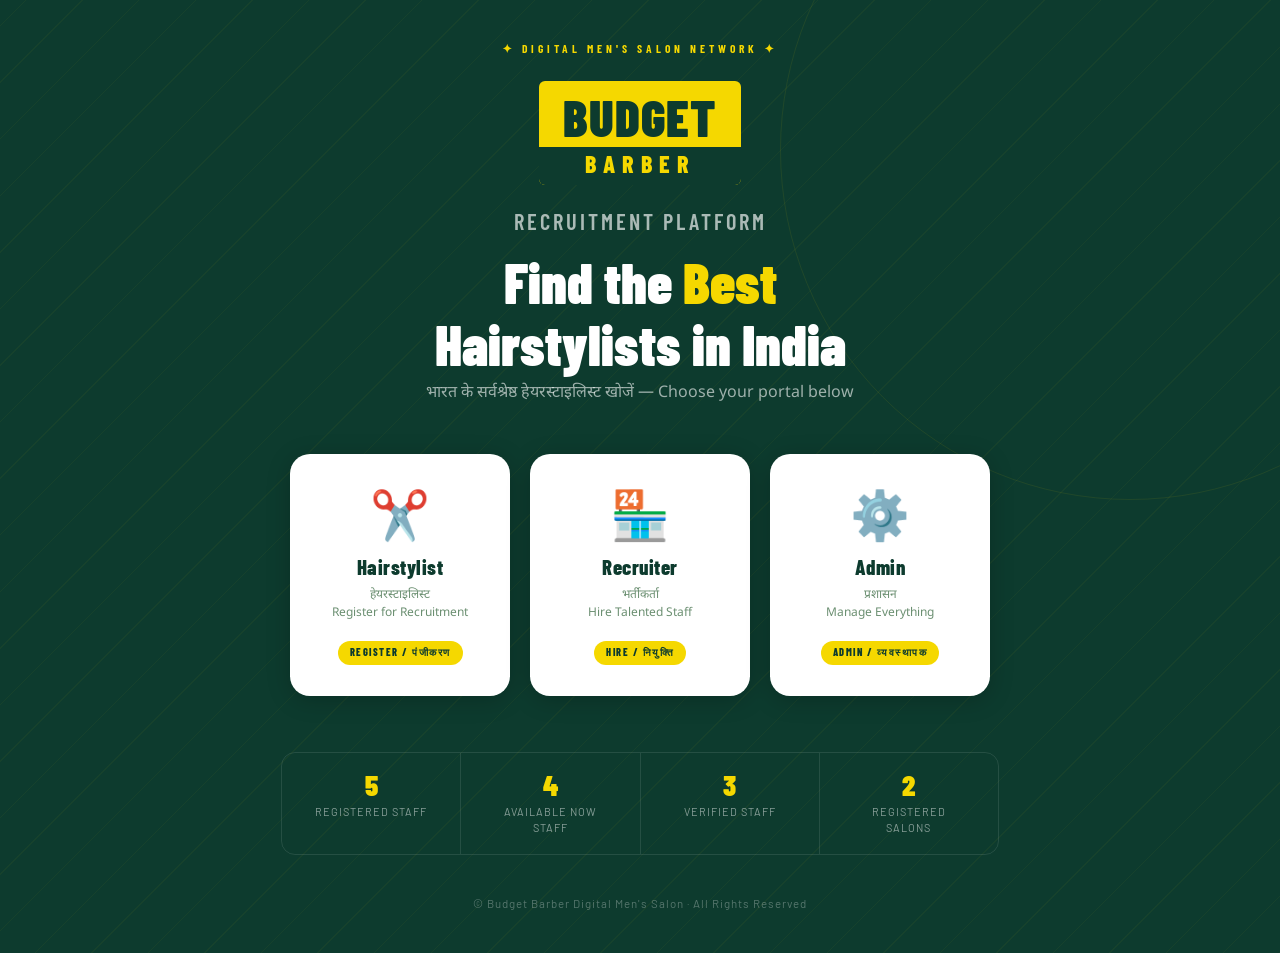
<file: index.html>
<!DOCTYPE html>
<html lang="en">
<head>
<meta charset="UTF-8">
<meta name="viewport" content="width=device-width, initial-scale=1.0">
<title>Budget Barber — Recruitment Platform</title>
<link rel="stylesheet" href="shared.css">
<style>
/* ── HERO ─────────────────────────────────────────────── */
body { overflow-x: hidden; }

.hero {
  min-height: 100vh;
  background: var(--green-800);
  display: flex;
  flex-direction: column;
  align-items: center;
  justify-content: center;
  padding: 40px 24px;
  position: relative;
  overflow: hidden;
}

/* Geometric background pattern */
.hero::before {
  content: '';
  position: absolute;
  inset: 0;
  background-image:
    repeating-linear-gradient(
      -45deg,
      rgba(245,216,0,0.04) 0px,
      rgba(245,216,0,0.04) 1px,
      transparent 1px,
      transparent 40px
    );
  pointer-events: none;
}

/* Big decorative circle */
.hero::after {
  content: '';
  position: absolute;
  width: 700px; height: 700px;
  border-radius: 50%;
  border: 1px solid rgba(245,216,0,0.08);
  top: -200px; right: -200px;
  pointer-events: none;
}

.hero-inner {
  position: relative; z-index: 1;
  text-align: center; max-width: 800px;
}

.hero-eyebrow {
  font-family: var(--font-display);
  font-size: 0.72rem;
  font-weight: 700;
  letter-spacing: 4px;
  color: var(--yellow);
  text-transform: uppercase;
  margin-bottom: 24px;
  opacity: 0;
  animation: fadeInUp 0.6s ease 0.1s both;
}

.hero-logo-wrap {
  display: flex; justify-content: center;
  margin-bottom: 20px;
  opacity: 0;
  animation: fadeInUp 0.6s ease 0.2s both;
}

.hero-tagline {
  font-family: var(--font-display);
  font-size: 1.4rem;
  font-weight: 600;
  color: rgba(255,255,255,0.65);
  letter-spacing: 3px;
  text-transform: uppercase;
  margin-bottom: 12px;
  opacity: 0;
  animation: fadeInUp 0.6s ease 0.3s both;
}

.hero-headline {
  font-family: var(--font-display);
  font-size: clamp(2rem, 5vw, 3.5rem);
  font-weight: 900;
  color: white;
  line-height: 1.1;
  margin-bottom: 8px;
  opacity: 0;
  animation: fadeInUp 0.6s ease 0.4s both;
}
.hero-headline em {
  color: var(--yellow);
  font-style: normal;
}

.hero-sub {
  font-family: var(--font-hindi);
  font-size: 1rem;
  color: rgba(255,255,255,0.6);
  margin-bottom: 48px;
  opacity: 0;
  animation: fadeInUp 0.6s ease 0.5s both;
}

/* ── PORTAL CARDS ─────────────────────────────────────── */
.portals {
  display: flex; gap: 20px; flex-wrap: wrap;
  justify-content: center;
  opacity: 0;
  animation: fadeInUp 0.6s ease 0.6s both;
}

.portal-card {
  background: white;
  border-radius: 20px;
  width: 220px;
  padding: 32px 24px 28px;
  text-align: center;
  cursor: pointer;
  transition: all 0.25s cubic-bezier(0.34,1.56,0.64,1);
  border: 3px solid transparent;
  box-shadow: 0 4px 24px rgba(0,0,0,0.2);
  text-decoration: none;
  display: block;
  position: relative;
  overflow: hidden;
}
.portal-card::before {
  content: '';
  position: absolute;
  bottom: 0; left: 0; right: 0;
  height: 4px;
  background: var(--yellow);
  transform: scaleX(0);
  transition: transform 0.3s ease;
  transform-origin: left;
}
.portal-card:hover {
  transform: translateY(-8px);
  border-color: var(--yellow);
  box-shadow: 0 20px 48px rgba(0,0,0,0.35);
}
.portal-card:hover::before { transform: scaleX(1); }

.portal-icon {
  font-size: 3rem;
  margin-bottom: 14px;
  line-height: 1;
  display: block;
}

.portal-title {
  font-family: var(--font-display);
  font-size: 1.3rem;
  font-weight: 800;
  color: var(--green-800);
  letter-spacing: 0.5px;
  margin-bottom: 4px;
}
.portal-sub {
  font-size: 0.75rem;
  color: var(--text-light);
  font-family: var(--font-hindi);
  line-height: 1.5;
  margin-bottom: 16px;
}
.portal-pill {
  display: inline-block;
  background: var(--yellow);
  color: var(--green-800);
  font-family: var(--font-display);
  font-size: 0.65rem;
  font-weight: 800;
  letter-spacing: 1.5px;
  padding: 4px 12px;
  border-radius: 20px;
}

/* ── STATS STRIP ──────────────────────────────────────── */
.stats-strip {
  display: flex; gap: 0;
  justify-content: center;
  flex-wrap: wrap;
  margin-top: 56px;
  border: 1px solid rgba(255,255,255,0.1);
  border-radius: 14px;
  overflow: hidden;
  opacity: 0;
  animation: fadeInUp 0.6s ease 0.8s both;
}
.stat-item {
  padding: 18px 32px;
  text-align: center;
  border-right: 1px solid rgba(255,255,255,0.1);
  flex: 1;
  min-width: 120px;
}
.stat-item:last-child { border-right: none; }
.stat-n {
  font-family: var(--font-display);
  font-size: 1.8rem;
  font-weight: 900;
  color: var(--yellow);
  line-height: 1;
}
.stat-l {
  font-size: 0.68rem;
  color: rgba(255,255,255,0.5);
  text-transform: uppercase;
  letter-spacing: 1px;
  margin-top: 4px;
}

/* ── FOOTER ───────────────────────────────────────────── */
.hero-footer {
  margin-top: 40px;
  font-size: 0.72rem;
  color: rgba(255,255,255,0.3);
  letter-spacing: 1px;
  opacity: 0;
  animation: fadeInUp 0.5s ease 1s both;
}
</style>
</head>
<body>

<section class="hero">
  <div class="hero-inner">

    <div class="hero-eyebrow">✦ Digital Men's Salon Network ✦</div>

    <div class="hero-logo-wrap">
      <div class="bb-logo lg">
        <span class="bb-logo-budget">BUDGET</span>
        <span class="bb-logo-barber">BARBER</span>
      </div>
    </div>

    <div class="hero-tagline">Recruitment Platform</div>

    <h1 class="hero-headline">
      Find the <em>Best</em><br>Hairstylists in India
    </h1>
    <p class="hero-sub">भारत के सर्वश्रेष्ठ हेयरस्टाइलिस्ट खोजें — Choose your portal below</p>

    <div class="portals">

      <a href="register.html" class="portal-card">
        <span class="portal-icon">✂️</span>
        <div class="portal-title">Hairstylist</div>
        <div class="portal-sub">हेयरस्टाइलिस्ट<br>Register for Recruitment</div>
        <span class="portal-pill">REGISTER / पंजीकरण</span>
      </a>

      <a href="recruiter.html" class="portal-card">
        <span class="portal-icon">🏪</span>
        <div class="portal-title">Recruiter</div>
        <div class="portal-sub">भर्तीकर्ता<br>Hire Talented Staff</div>
        <span class="portal-pill">HIRE / नियुक्ति</span>
      </a>

      <a href="admin.html" class="portal-card">
        <span class="portal-icon">⚙️</span>
        <div class="portal-title">Admin</div>
        <div class="portal-sub">प्रशासन<br>Manage Everything</div>
        <span class="portal-pill">ADMIN / व्यवस्थापक</span>
      </a>

    </div>

    <div class="stats-strip" id="stats-strip">
      <div class="stat-item"><div class="stat-n" id="s-total">0</div><div class="stat-l">Registered Staff</div></div>
      <div class="stat-item"><div class="stat-n" id="s-available">0</div><div class="stat-l">Available Now Staff</div></div>
      <div class="stat-item"><div class="stat-n" id="s-verified">0</div><div class="stat-l">Verified Staff</div></div>
      <div class="stat-item"><div class="stat-n" id="s-salons">0</div><div class="stat-l"> Registered Salons</div></div>
    </div>

    <div class="hero-footer">© Budget Barber Digital Men's Salon · All Rights Reserved</div>
  </div>
</section>

<script src="shared.js"></script>
<script>
  // Populate live stats from shared store
  const ss = getStylests();
  const rr = getRecruiters();
  document.getElementById('s-total').textContent     = ss.length;
  document.getElementById('s-available').textContent = ss.filter(s => s.available).length;
  document.getElementById('s-verified').textContent  = ss.filter(s => s.status === 'verified').length;
  document.getElementById('s-salons').textContent    = rr.length;
</script>
</body>
</html>
</file>
<file: shared.css>
@import url('https://fonts.googleapis.com/css2?family=Barlow+Condensed:wght@400;600;700;800;900&family=Barlow:wght@400;500;600;700&family=Noto+Sans+Devanagari:wght@400;600;700&display=swap');

:root {
  --green-900: #0A2E1E;
  --green-800: #0D3B2E;
  --green-700: #1A5C44;
  --green-600: #2E7D5A;
  --green-100: #E8F5EE;
  --green-50:  #F0FAF4;
  --yellow:    #F5D800;
  --yellow-50: #FFFDE7;
  --yellow-100:#FFF9C4;
  --white:     #FFFFFF;
  --bg:        #F3F7F4;
  --bg2:       #E6EFE9;
  --text:      #152018;
  --text-mid:  #3A5A40;
  --text-light:#6B8F71;
  --border:    #C5DAC8;
  --red:       #C0392B;
  --orange:    #E67E22;
  --success:   #1E8449;
  --shadow:    0 2px 16px rgba(10,46,30,0.08);
  --shadow-lg: 0 8px 40px rgba(10,46,30,0.14);
  --font-display: 'Barlow Condensed', sans-serif;
  --font-body:    'Barlow', sans-serif;
  --font-hindi:   'Noto Sans Devanagari', sans-serif;
  --radius:    12px;
  --radius-sm: 8px;
}

*, *::before, *::after { box-sizing: border-box; margin: 0; padding: 0; }

html { scroll-behavior: smooth; }

body {
  font-family: var(--font-body);
  background: var(--bg);
  color: var(--text);
  min-height: 100vh;
  line-height: 1.5;
}

/* ── LOGO ─────────────────────────────────────────────── */
.bb-logo {
  display: inline-flex;
  flex-direction: column;
  align-items: stretch;
  background: var(--yellow);
  border-radius: 6px;
  overflow: hidden;
  line-height: 1;
}
.bb-logo-budget {
  font-family: var(--font-display);
  font-weight: 900;
  font-size: 1.8rem;
  color: var(--green-800);
  padding: 6px 14px 3px;
  letter-spacing: 1px;
}
.bb-logo-barber {
  background: var(--green-800);
  font-family: var(--font-display);
  font-weight: 800;
  font-size: 1rem;
  color: var(--yellow);
  letter-spacing: 5px;
  padding: 3px 14px 5px;
  text-align: center;
}
.bb-logo.sm .bb-logo-budget { font-size: 1.1rem; padding: 4px 10px 2px; }
.bb-logo.sm .bb-logo-barber { font-size: 0.6rem; padding: 2px 10px 4px; letter-spacing: 4px; }
.bb-logo.lg .bb-logo-budget { font-size: 3.2rem; padding: 10px 24px 5px; }
.bb-logo.lg .bb-logo-barber { font-size: 1.5rem; padding: 5px 24px 9px; letter-spacing: 7px; }

/* ── APP HEADER ───────────────────────────────────────── */
.app-header {
  background: var(--green-800);
  padding: 0 24px;
  height: 60px;
  display: flex;
  align-items: center;
  justify-content: space-between;
  position: sticky;
  top: 0;
  z-index: 200;
  box-shadow: 0 2px 20px rgba(0,0,0,0.25);
}
.header-left { display: flex; align-items: center; gap: 14px; }
.header-title { color: var(--white); }
.header-title h1 {
  font-family: var(--font-display);
  font-size: 1.1rem;
  font-weight: 700;
  letter-spacing: 0.5px;
  line-height: 1.1;
}
.header-title span {
  font-size: 0.65rem;
  color: var(--yellow);
  font-family: var(--font-hindi);
  font-weight: 500;
}
.header-right { display: flex; align-items: center; gap: 10px; }

/* ── BUTTONS ──────────────────────────────────────────── */
.btn {
  display: inline-flex;
  align-items: center;
  gap: 6px;
  padding: 10px 22px;
  border-radius: 30px;
  font-family: var(--font-display);
  font-size: 0.88rem;
  font-weight: 700;
  letter-spacing: 0.5px;
  border: none;
  cursor: pointer;
  transition: all 0.18s ease;
  text-decoration: none;
  white-space: nowrap;
}
.btn:active { transform: scale(0.97); }
.btn-primary   { background: var(--green-800); color: var(--white); }
.btn-primary:hover { background: var(--green-700); box-shadow: 0 4px 16px rgba(13,59,46,0.3); transform: translateY(-1px); }
.btn-yellow    { background: var(--yellow); color: var(--green-800); }
.btn-yellow:hover { background: #E5C800; box-shadow: 0 4px 16px rgba(245,216,0,0.4); transform: translateY(-1px); }
.btn-outline   { background: transparent; color: var(--green-800); border: 2px solid var(--green-800); }
.btn-outline:hover { background: var(--green-800); color: white; }
.btn-ghost     { background: rgba(255,255,255,0.12); color: white; border: 1px solid rgba(255,255,255,0.25); }
.btn-ghost:hover { background: rgba(255,255,255,0.22); }
.btn-danger    { background: var(--red); color: white; }
.btn-danger:hover { background: #a93226; }
.btn-success   { background: var(--success); color: white; }
.btn-sm { padding: 6px 14px; font-size: 0.75rem; }
.btn-lg { padding: 14px 32px; font-size: 1.05rem; }
.btn-block { width: 100%; justify-content: center; }

/* ── FORM ELEMENTS ────────────────────────────────────── */
.form-group { display: flex; flex-direction: column; gap: 5px; }
.form-label {
  font-family: var(--font-display);
  font-size: 0.72rem;
  font-weight: 700;
  color: var(--text-mid);
  text-transform: uppercase;
  letter-spacing: 0.8px;
  display: flex;
  align-items: center;
  gap: 5px;
}
.form-label .hn {
  font-family: var(--font-hindi);
  font-weight: 600;
  color: var(--text-light);
  text-transform: none;
  letter-spacing: 0;
  font-size: 0.75rem;
}
.form-label .req { color: var(--red); }
.form-hint {
  font-size: 0.68rem;
  color: var(--text-light);
  font-family: var(--font-hindi);
  margin-top: -2px;
}

input[type=text], input[type=tel], input[type=email],
input[type=number], input[type=url], input[type=password],
select, textarea {
  width: 100%;
  padding: 10px 14px;
  border: 1.5px solid var(--border);
  border-radius: var(--radius-sm);
  font-family: var(--font-body);
  font-size: 0.88rem;
  color: var(--text);
  background: var(--white);
  transition: border-color 0.15s, box-shadow 0.15s;
  outline: none;
  appearance: none;
}
input:focus, select:focus, textarea:focus {
  border-color: var(--green-700);
  box-shadow: 0 0 0 3px rgba(46,125,90,0.12);
}
textarea { resize: vertical; min-height: 80px; }
select { background-image: url("data:image/svg+xml,%3Csvg xmlns='http://www.w3.org/2000/svg' width='12' height='8'%3E%3Cpath d='M1 1l5 5 5-5' stroke='%236B8F71' stroke-width='1.5' fill='none'/%3E%3C/svg%3E"); background-repeat: no-repeat; background-position: right 12px center; padding-right: 36px; }

/* ── CARDS ────────────────────────────────────────────── */
.card {
  background: var(--white);
  border-radius: var(--radius);
  border: 1px solid var(--border);
  box-shadow: var(--shadow);
}
.card-header {
  background: linear-gradient(100deg, var(--green-800), var(--green-700));
  color: white;
  padding: 14px 20px;
  border-radius: var(--radius) var(--radius) 0 0;
  display: flex;
  align-items: center;
  gap: 10px;
}
.card-header h2 {
  font-family: var(--font-display);
  font-size: 1rem;
  font-weight: 700;
  letter-spacing: 0.5px;
  line-height: 1.2;
}
.card-header span {
  font-size: 0.68rem;
  opacity: 0.75;
  font-family: var(--font-hindi);
  display: block;
  margin-top: 2px;
}
.card-body { padding: 20px; }

/* ── SECTION LABEL ────────────────────────────────────── */
.section-label {
  font-family: var(--font-display);
  font-size: 0.7rem;
  font-weight: 800;
  text-transform: uppercase;
  letter-spacing: 2px;
  color: var(--text-light);
  padding-bottom: 8px;
  border-bottom: 2px solid var(--yellow);
  margin-bottom: 14px;
  display: flex;
  align-items: center;
  gap: 8px;
}

/* ── GRID ─────────────────────────────────────────────── */
.grid-2 { display: grid; grid-template-columns: 1fr 1fr; gap: 14px; }
.grid-3 { display: grid; grid-template-columns: 1fr 1fr 1fr; gap: 14px; }
.grid-4 { display: grid; grid-template-columns: repeat(4, 1fr); gap: 14px; }
.col-span-2 { grid-column: span 2; }
.col-span-3 { grid-column: span 3; }
@media(max-width: 600px) {
  .grid-2, .grid-3, .grid-4 { grid-template-columns: 1fr; }
  .col-span-2, .col-span-3 { grid-column: span 1; }
}
@media(max-width: 900px) {
  .grid-3 { grid-template-columns: 1fr 1fr; }
  .grid-4 { grid-template-columns: 1fr 1fr; }
}

/* ── UPLOAD ZONE ──────────────────────────────────────── */
.upload-zone {
  border: 2px dashed var(--border);
  border-radius: var(--radius);
  padding: 24px 16px;
  text-align: center;
  cursor: pointer;
  transition: all 0.2s;
  background: var(--bg);
  position: relative;
  overflow: hidden;
}
.upload-zone:hover { border-color: var(--green-700); background: var(--green-50); }
.upload-zone input[type=file] {
  /* Hidden but accessible — do NOT use position:absolute+opacity:0 as it blocks mobile camera */
  display: none;
}
.upload-zone .upload-btn {
  display: inline-block;
  margin-top: 8px;
  padding: 7px 18px;
  background: var(--green-800);
  color: #fff;
  border-radius: 20px;
  font-size: 0.78rem;
  font-weight: 700;
  cursor: pointer;
  font-family: var(--font-display);
  border: none;
}
.upload-zone .upload-btn:hover { background: var(--green-700); }
.upload-icon { font-size: 2rem; margin-bottom: 8px; line-height: 1; }
.upload-zone p { font-size: 0.82rem; font-weight: 600; color: var(--text-mid); }
.upload-zone small { font-size: 0.68rem; color: var(--text-light); font-family: var(--font-hindi); }
.upload-preview { display: flex; flex-wrap: wrap; gap: 8px; margin-top: 12px; }
.preview-thumb {
  width: 68px; height: 68px; border-radius: var(--radius-sm);
  object-fit: cover; border: 2px solid var(--border);
}
.upload-count { font-size: 0.72rem; color: var(--success); font-weight: 700; padding: 4px 0; }

/* ── TOGGLE ───────────────────────────────────────────── */
.toggle-row {
  display: flex; align-items: center;
  justify-content: space-between;
  padding: 12px 14px;
  background: var(--bg);
  border-radius: var(--radius-sm);
  border: 1.5px solid var(--border);
}
.toggle-info { flex: 1; }
.toggle-info strong { font-size: 0.85rem; font-weight: 700; }
.toggle-info small { display: block; font-size: 0.7rem; color: var(--text-light); font-family: var(--font-hindi); margin-top: 1px; }
.toggle-switch { position: relative; width: 50px; height: 26px; flex-shrink: 0; }
.toggle-switch input { opacity: 0; width: 0; height: 0; }
.slider { position: absolute; inset: 0; background: #ccc; border-radius: 26px; cursor: pointer; transition: 0.3s; }
.slider::before { content: ""; position: absolute; width: 20px; height: 20px; left: 3px; bottom: 3px; background: white; border-radius: 50%; transition: 0.3s; box-shadow: 0 1px 4px rgba(0,0,0,0.2); }
.toggle-switch input:checked + .slider { background: var(--green-700); }
.toggle-switch input:checked + .slider::before { transform: translateX(24px); }

/* ── AGREEMENT ITEM ───────────────────────────────────── */
.agree-item {
  display: flex; align-items: flex-start; gap: 10px;
  padding: 11px 14px; border-radius: var(--radius-sm);
  border: 1.5px solid var(--border); background: var(--bg);
  cursor: pointer; transition: all 0.15s; margin-bottom: 8px;
}
.agree-item:hover { border-color: var(--green-700); }
.agree-item.checked { background: #EAF7EE; border-color: var(--success); }
.agree-item input[type=checkbox] { margin-top: 3px; accent-color: var(--green-700); width: 15px; height: 15px; flex-shrink: 0; }
.agree-item label { cursor: pointer; font-size: 0.84rem; font-weight: 600; }
.agree-item label small { display: block; font-weight: 400; color: var(--text-light); font-family: var(--font-hindi); font-size: 0.72rem; margin-top: 2px; }

/* ── STATUS BADGES ────────────────────────────────────── */
.badge {
  display: inline-flex; align-items: center; gap: 4px;
  padding: 3px 10px; border-radius: 20px;
  font-size: 0.68rem; font-weight: 700;
  font-family: var(--font-display); letter-spacing: 0.5px;
}
.badge-pending  { background: #FEF3C7; color: #92400E; }
.badge-verified { background: #D1FAE5; color: #065F46; }
.badge-rejected { background: #FEE2E2; color: #991B1B; }
.badge-available { background: var(--yellow); color: var(--green-800); }
.badge-busy     { background: var(--bg2); color: var(--text-light); }
.badge-premium  { background: var(--yellow); color: var(--green-800); }
.badge-basic    { background: var(--bg2); color: var(--text-mid); }

/* ── TOAST ────────────────────────────────────────────── */
.toast {
  position: fixed; bottom: 24px; right: 24px; z-index: 9999;
  padding: 13px 20px; border-radius: var(--radius);
  font-weight: 600; font-size: 0.85rem;
  box-shadow: var(--shadow-lg);
  transform: translateY(80px); opacity: 0;
  transition: all 0.3s cubic-bezier(0.34,1.56,0.64,1);
  max-width: 320px; pointer-events: none;
}
.toast.show { transform: translateY(0); opacity: 1; }
.toast-success { background: var(--green-800); color: white; }
.toast-error   { background: var(--red); color: white; }
.toast-info    { background: var(--green-700); color: white; }

/* ── MODAL ────────────────────────────────────────────── */
.modal-backdrop {
  position: fixed; inset: 0; background: rgba(0,0,0,0.45);
  z-index: 1000; display: none; align-items: center;
  justify-content: center; padding: 20px;
  pointer-events: none;
}
.modal-backdrop.open { display: flex; pointer-events: all; }
.modal {
  background: white; border-radius: var(--radius);
  max-width: 540px; width: 100%;
  max-height: 90vh; overflow-y: auto;
  box-shadow: 0 20px 60px rgba(0,0,0,0.3);
  animation: modalIn 0.25s ease;
}
@keyframes modalIn {
  from { transform: scale(0.93) translateY(12px); opacity: 0; }
  to   { transform: scale(1) translateY(0); opacity: 1; }
}
.modal-header {
  padding: 20px 24px 16px; border-bottom: 1px solid var(--border);
  display: flex; align-items: center; justify-content: space-between;
}
.modal-header h3 { font-family: var(--font-display); font-size: 1.1rem; font-weight: 800; color: var(--green-800); }
.modal-close { background: none; border: none; font-size: 1.4rem; cursor: pointer; color: var(--text-light); line-height: 1; }
.modal-body { padding: 20px 24px; }
.modal-footer { padding: 16px 24px; border-top: 1px solid var(--border); display: flex; gap: 10px; justify-content: flex-end; }

/* ── TABS ─────────────────────────────────────────────── */
.tab-bar {
  background: white; border-bottom: 2px solid var(--border);
  display: flex; gap: 0; padding: 0 24px; overflow-x: auto;
}
.tab-btn {
  padding: 14px 20px; font-family: var(--font-display);
  font-size: 0.85rem; font-weight: 700; letter-spacing: 0.3px;
  background: none; border: none; cursor: pointer;
  border-bottom: 3px solid transparent; margin-bottom: -2px;
  color: var(--text-light); white-space: nowrap; transition: all 0.15s;
}
.tab-btn:hover { color: var(--green-700); }
.tab-btn.active { color: var(--green-800); border-bottom-color: var(--yellow); }
.tab-pane { display: none; }
.tab-pane.active { display: block; }

/* ── TABLE ────────────────────────────────────────────── */
.data-table-wrap { overflow-x: auto; }
.data-table {
  width: 100%; border-collapse: collapse;
  background: white; border-radius: var(--radius);
  overflow: hidden; box-shadow: var(--shadow);
}
.data-table th {
  background: var(--green-800); color: white;
  padding: 12px 16px; font-family: var(--font-display);
  font-size: 0.72rem; font-weight: 700; letter-spacing: 1px;
  text-align: left; white-space: nowrap;
}
.data-table td { padding: 10px 16px; font-size: 0.8rem; border-bottom: 1px solid var(--bg2); }
.data-table tr:last-child td { border-bottom: none; }
.data-table tr:hover td { background: var(--green-50); }
.data-table td code { font-size: 0.72rem; background: var(--bg); padding: 2px 6px; border-radius: 4px; }

/* ── STAT CARD ────────────────────────────────────────── */
.stat-card {
  background: white; border-radius: var(--radius);
  padding: 18px 20px; border: 1px solid var(--border);
  box-shadow: var(--shadow);
}
.stat-number { font-family: var(--font-display); font-size: 2.2rem; font-weight: 900; color: var(--green-800); line-height: 1; }
.stat-label  { font-size: 0.72rem; font-weight: 700; color: var(--text-light); text-transform: uppercase; letter-spacing: 1px; margin-top: 4px; }
.stat-icon   { font-size: 1.6rem; margin-bottom: 8px; }

/* ── FILTER BAR ───────────────────────────────────────── */
.filter-bar {
  background: white; padding: 14px 24px;
  border-bottom: 1px solid var(--border);
  display: flex; gap: 10px; flex-wrap: wrap; align-items: center;
}
.filter-bar input, .filter-bar select { padding: 8px 12px; font-size: 0.82rem; }
.filter-search { flex: 1; min-width: 200px; }

/* ── PROGRESS ─────────────────────────────────────────── */
.progress-track { height: 4px; background: var(--border); }
.progress-fill {
  height: 100%; background: linear-gradient(90deg, var(--green-800), var(--yellow));
  transition: width 0.4s cubic-bezier(0.4, 0, 0.2, 1);
}

/* ── INFO ROWS ────────────────────────────────────────── */
.info-row {
  display: flex; align-items: center; gap: 8px;
  padding: 7px 0; border-bottom: 1px solid var(--bg2);
  font-size: 0.8rem;
}
.info-row:last-child { border-bottom: none; }
.info-key { font-weight: 700; color: var(--text-light); min-width: 130px; font-size: 0.75rem; }
.info-val { color: var(--text); font-weight: 500; }

/* ── BACK LINK ────────────────────────────────────────── */
.back-link {
  display: inline-flex; align-items: center; gap: 6px;
  color: white; font-size: 0.8rem; font-weight: 600;
  text-decoration: none; opacity: 0.8; transition: opacity 0.15s;
}
.back-link:hover { opacity: 1; }

/* ── ANIMATIONS ───────────────────────────────────────── */
@keyframes fadeInUp {
  from { opacity: 0; transform: translateY(16px); }
  to   { opacity: 1; transform: translateY(0); }
}
.anim { animation: fadeInUp 0.4s ease both; }
.anim-d1 { animation-delay: 0.05s; }
.anim-d2 { animation-delay: 0.1s; }
.anim-d3 { animation-delay: 0.15s; }
.anim-d4 { animation-delay: 0.2s; }

/* ── SCROLLBAR ────────────────────────────────────────── */
::-webkit-scrollbar { width: 6px; height: 6px; }
::-webkit-scrollbar-track { background: var(--bg); }
::-webkit-scrollbar-thumb { background: var(--border); border-radius: 3px; }
::-webkit-scrollbar-thumb:hover { background: var(--green-600); }

/* ── RESPONSIVE UTILS ─────────────────────────────────── */
.container { max-width: 740px; margin: 0 auto; padding: 24px; }
.container-lg { max-width: 1100px; margin: 0 auto; padding: 0 24px 40px; }
.mt-12 { margin-top: 12px; }
.mt-16 { margin-top: 16px; }
.mt-20 { margin-top: 20px; }
.mb-16 { margin-bottom: 16px; }
.gap-12 { gap: 12px; }
.flex { display: flex; }
.flex-col { flex-direction: column; }
.items-center { align-items: center; }
.justify-between { justify-content: space-between; }
.text-center { text-align: center; }
</file>
